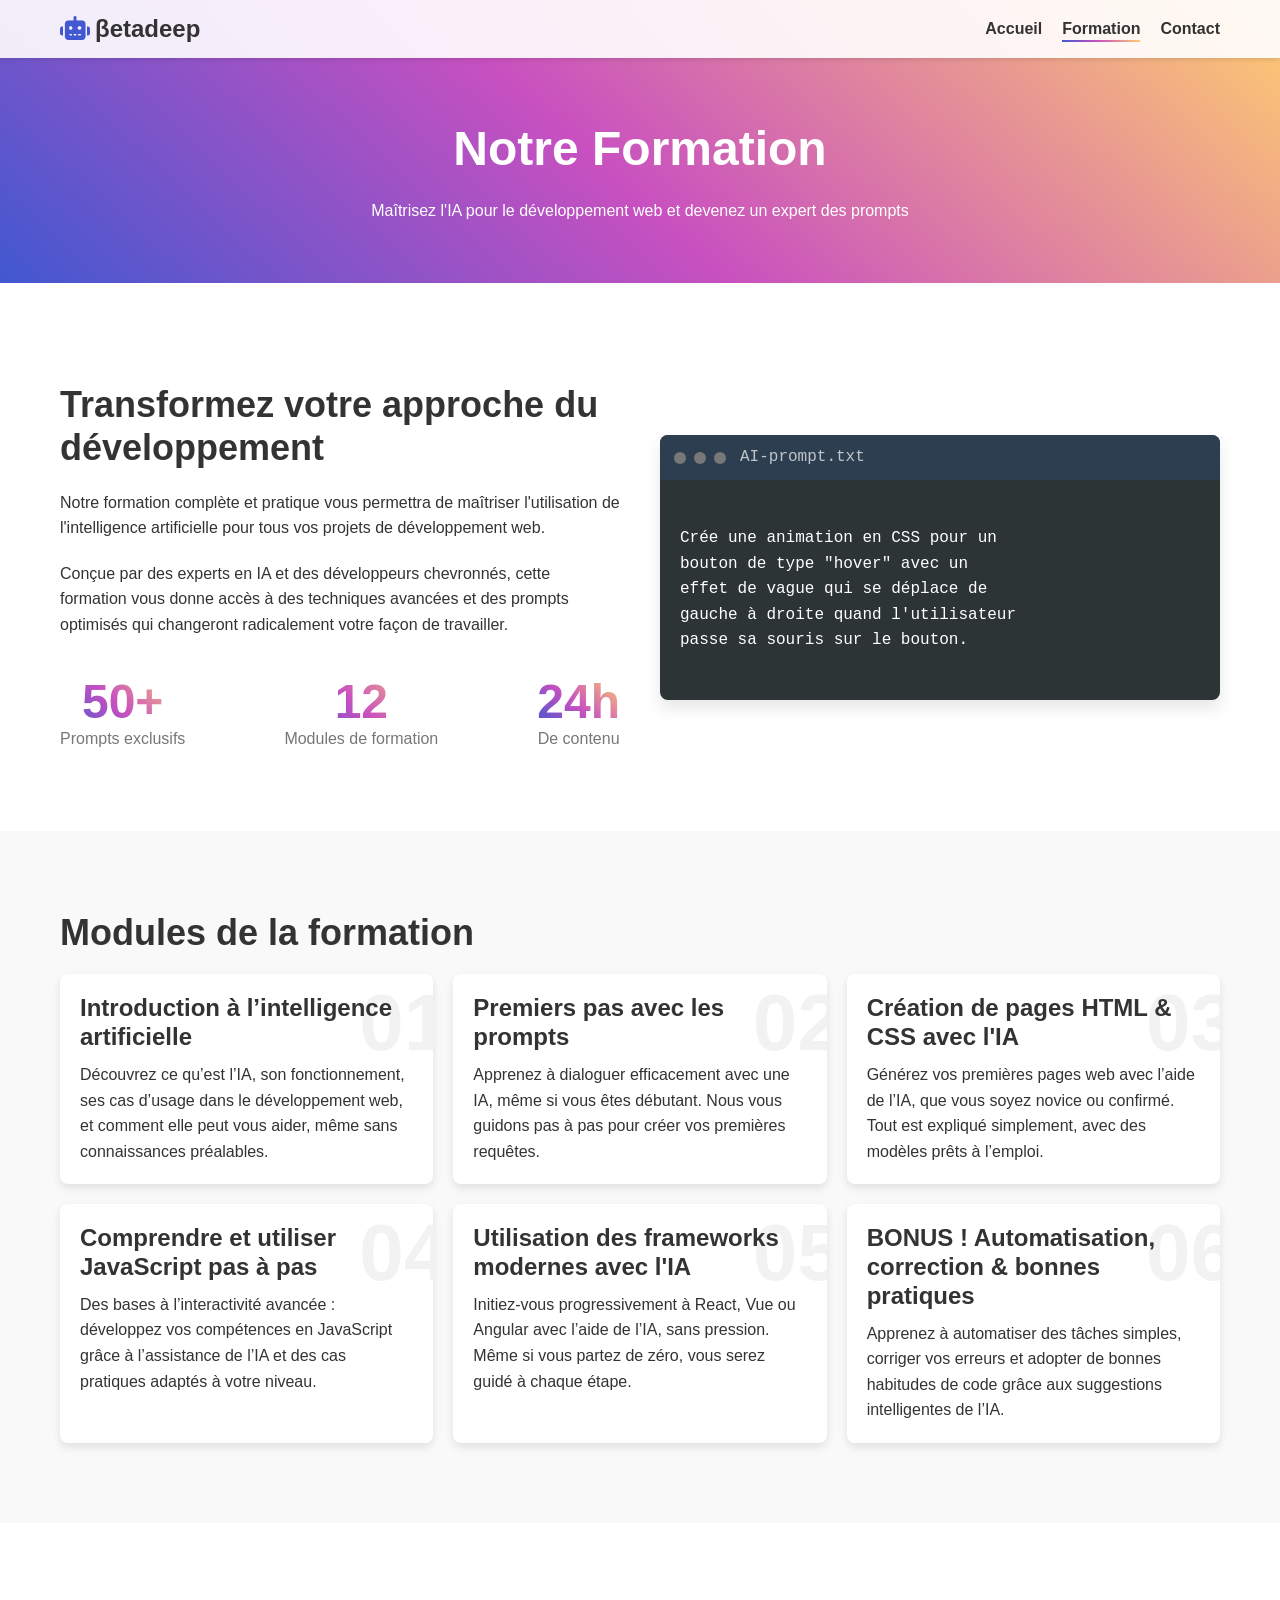
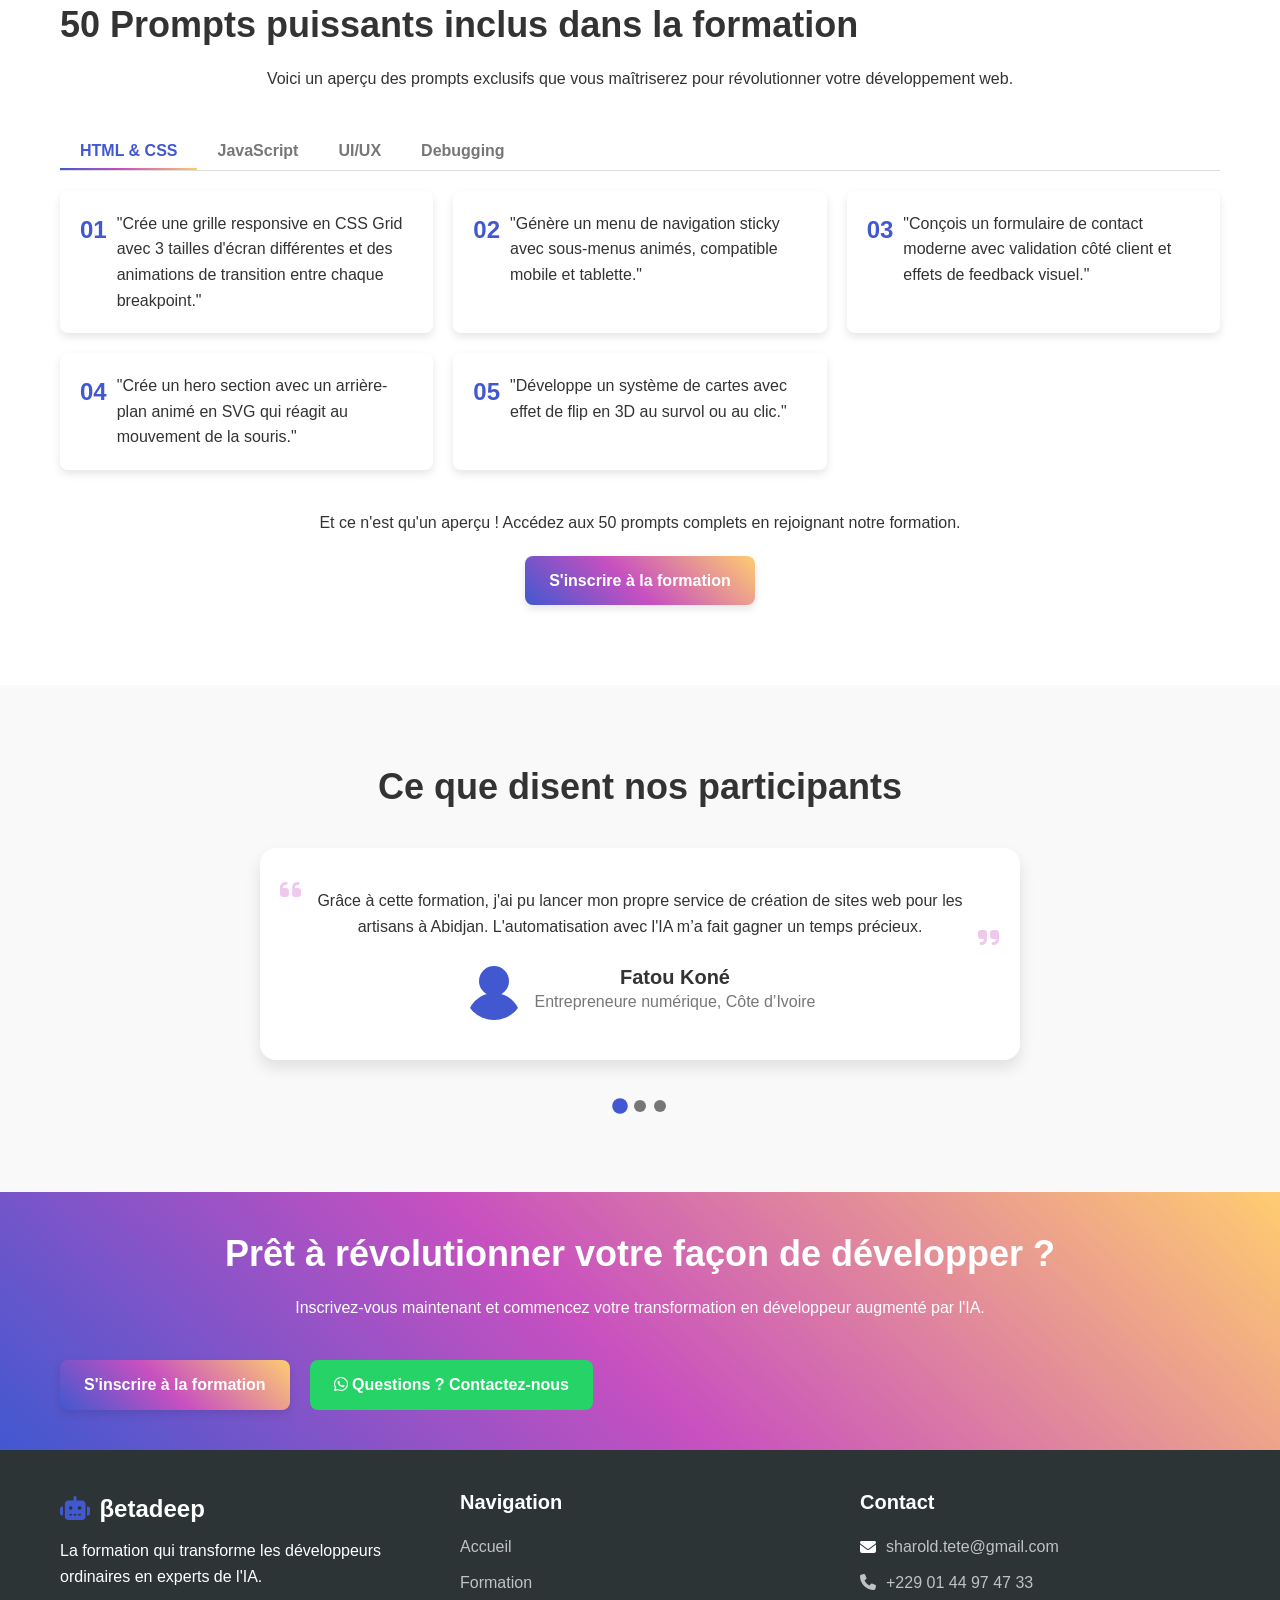
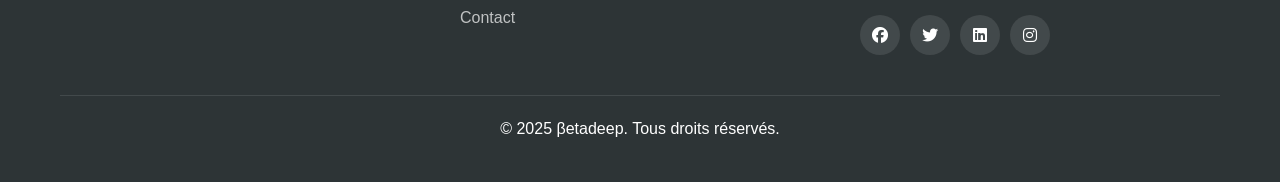
<file: formation.html>
<!DOCTYPE html>
<html lang="fr">
<head>
    <meta charset="UTF-8">
    <meta name="viewport" content="width=device-width, initial-scale=1.0">
    <title>Notre Formation - βetadeep</title>
    <link rel="stylesheet" href="style.css">
    <link rel="stylesheet" href="https://cdnjs.cloudflare.com/ajax/libs/font-awesome/6.4.0/css/all.min.css">
</head>
<body>
    <header>
        <div class="container">
            <div class="logo">
                <span class="ai-icon"><i class="fas fa-robot"></i></span>
                <span>βetadeep</span>
            </div>
            <nav>
                <ul>
                    <li><a href="index.html">Accueil</a></li>
                    <li><a href="formation.html" class="active">Formation</a></li>
                    <li><a href="contact.html">Contact</a></li>
                </ul>
                <div class="menu-toggle">
                    <i class="fas fa-bars"></i>
                </div>
            </nav>
        </div>
    </header>

    <section class="page-header">
        <div class="container">
            <h1>Notre Formation</h1>
            <p>Maîtrisez l'IA pour le développement web et devenez un expert des prompts</p>
        </div>
    </section>

    <section class="formation-overview">
        <div class="container">
            <div class="overview-content">
                <h2>Transformez votre approche du développement</h2>
                <p>Notre formation complète et pratique vous permettra de maîtriser l'utilisation de l'intelligence artificielle pour tous vos projets de développement web.</p>
                <p>Conçue par des experts en IA et des développeurs chevronnés, cette formation vous donne accès à des techniques avancées et des prompts optimisés qui changeront radicalement votre façon de travailler.</p>
                <div class="overview-stats">
                    <div class="stat">
                        <div class="stat-number">50+</div>
                        <div class="stat-text">Prompts exclusifs</div>
                    </div>
                    <div class="stat">
                        <div class="stat-number">12</div>
                        <div class="stat-text">Modules de formation</div>
                    </div>
                    <div class="stat">
                        <div class="stat-number">24h</div>
                        <div class="stat-text">De contenu</div>
                    </div>
                </div>
            </div>
            <div class="overview-image">
                <div class="code-window">
                    <div class="code-header">
                        <span class="dot red"></span>
                        <span class="dot yellow"></span>
                        <span class="dot green"></span>
                        <span class="code-title">AI-prompt.txt</span>
                    </div>
                    <div class="code-content">
                        <pre><code>
Crée une animation en CSS pour un 
bouton de type "hover" avec un 
effet de vague qui se déplace de 
gauche à droite quand l'utilisateur
passe sa souris sur le bouton.
                        </code></pre>
                    </div>
                </div>
            </div>
        </div>
    </section>

    <section class="modules">
        <div class="container">
            <h2>Modules de la formation</h2>
            <div class="modules-grid">
    
                <div class="module-card">
                    <div class="module-number">01</div>
                    <h3>Introduction à l’intelligence artificielle</h3>
                    <p>Découvrez ce qu’est l’IA, son fonctionnement, ses cas d’usage dans le développement web, et comment elle peut vous aider, même sans connaissances préalables.</p>
                </div>
    
                <div class="module-card">
                    <div class="module-number">02</div>
                    <h3>Premiers pas avec les prompts</h3>
                    <p>Apprenez à dialoguer efficacement avec une IA, même si vous êtes débutant. Nous vous guidons pas à pas pour créer vos premières requêtes.</p>
                </div>
    
                <div class="module-card">
                    <div class="module-number">03</div>
                    <h3>Création de pages HTML & CSS avec l'IA</h3>
                    <p>Générez vos premières pages web avec l’aide de l’IA, que vous soyez novice ou confirmé. Tout est expliqué simplement, avec des modèles prêts à l’emploi.</p>
                </div>
    
                <div class="module-card">
                    <div class="module-number">04</div>
                    <h3>Comprendre et utiliser JavaScript pas à pas</h3>
                    <p>Des bases à l’interactivité avancée : développez vos compétences en JavaScript grâce à l’assistance de l’IA et des cas pratiques adaptés à votre niveau.</p>
                </div>
    
                <div class="module-card">
                    <div class="module-number">05</div>
                    <h3>Utilisation des frameworks modernes avec l'IA</h3>
                    <p>Initiez-vous progressivement à React, Vue ou Angular avec l’aide de l’IA, sans pression. Même si vous partez de zéro, vous serez guidé à chaque étape.</p>
                </div>
    
                <div class="module-card">
                    <div class="module-number">06</div>
                    <h3>BONUS ! Automatisation, correction & bonnes pratiques</h3>
                    <p>Apprenez à automatiser des tâches simples, corriger vos erreurs et adopter de bonnes habitudes de code grâce aux suggestions intelligentes de l’IA.</p>
                </div>
    
            </div>

        </div>
    </section>
    

    <section class="prompts-preview">
        <div class="container">
            <h2>50 Prompts puissants inclus dans la formation</h2>
            <p class="section-intro">Voici un aperçu des prompts exclusifs que vous maîtriserez pour révolutionner votre développement web.</p>
            
            <div class="prompts-tabs">
                <div class="tabs-header">
                    <button class="tab-btn active" data-tab="html-css">HTML & CSS</button>
                    <button class="tab-btn" data-tab="javascript">JavaScript</button>
                    <button class="tab-btn" data-tab="ui-ux">UI/UX</button>
                    <button class="tab-btn" data-tab="debug">Debugging</button>
                </div>
                
                <div class="tabs-content">
                    <div class="tab-pane active" id="html-css">
                        <div class="prompts-list">
                            <div class="prompt-item">
                                <span class="prompt-number">01</span>
                                <p>"Crée une grille responsive en CSS Grid avec 3 tailles d'écran différentes et des animations de transition entre chaque breakpoint."</p>
                            </div>
                            <div class="prompt-item">
                                <span class="prompt-number">02</span>
                                <p>"Génère un menu de navigation sticky avec sous-menus animés, compatible mobile et tablette."</p>
                            </div>
                            <div class="prompt-item">
                                <span class="prompt-number">03</span>
                                <p>"Conçois un formulaire de contact moderne avec validation côté client et effets de feedback visuel."</p>
                            </div>
                            <div class="prompt-item">
                                <span class="prompt-number">04</span>
                                <p>"Crée un hero section avec un arrière-plan animé en SVG qui réagit au mouvement de la souris."</p>
                            </div>
                            <div class="prompt-item">
                                <span class="prompt-number">05</span>
                                <p>"Développe un système de cartes avec effet de flip en 3D au survol ou au clic."</p>
                            </div>
                        </div>
                    </div>
                    
                    <div class="tab-pane" id="javascript">
                        <div class="prompts-list">
                            <div class="prompt-item">
                                <span class="prompt-number">01</span>
                                <p>"Crée une fonction JavaScript qui anime un compteur de statistiques lorsque l'élément devient visible dans le viewport."</p>
                            </div>
                            <div class="prompt-item">
                                <span class="prompt-number">02</span>
                                <p>"Développe un système de filtrage et tri pour une galerie de projets avec des transitions fluides."</p>
                            </div>
                            <div class="prompt-item">
                                <span class="prompt-number">03</span>
                                <p>"Crée un carrousel d'avis clients entièrement personnalisable avec navigation par points et gestes tactiles."</p>
                            </div>
                            <div class="prompt-item">
                                <span class="prompt-number">04</span>
                                <p>"Génère une fonction qui crée et anime un graphique de données en SVG basé sur un array d'objets."</p>
                            </div>
                            <div class="prompt-item">
                                <span class="prompt-number">05</span>
                                <p>"Développe un système de lazy loading pour les images avec effet de blur-up pendant le chargement."</p>
                            </div>
                        </div>
                    </div>
                    
                    <div class="tab-pane" id="ui-ux">
                        <!-- Similaire aux autres tabs, avec 5 prompts sur UI/UX -->
                        <div class="prompts-list">
                            <div class="prompt-item">
                                <span class="prompt-number">01</span>
                                <p>"Crée un schéma de couleurs accessible basé sur une couleur primaire, avec des variations pour les états hovered, active et disabled."</p>
                            </div>
                            <div class="prompt-item">
                                <span class="prompt-number">02</span>
                                <p>"Développe un système de tooltips informatifs qui s'adaptent à leur position sur l'écran."</p>
                            </div>
                            <div class="prompt-item">
                                <span class="prompt-number">03</span>
                                <p>"Conçois une interface de timeline interactive pour présenter l'historique d'une entreprise."</p>
                            </div>
                            <div class="prompt-item">
                                <span class="prompt-number">04</span>
                                <p>"Génère un design system complet pour un site e-commerce avec composants modulaires."</p>
                            </div>
                            <div class="prompt-item">
                                <span class="prompt-number">05</span>
                                <p>"Crée une interface de pricing avec toggles, tooltips et mise en évidence de l'option recommandée."</p>
                            </div>
                        </div>
                    </div>
                    
                    <div class="tab-pane" id="debug">
                        <!-- Similaire aux autres tabs, avec 5 prompts sur le debugging -->
                        <div class="prompts-list">
                            <div class="prompt-item">
                                <span class="prompt-number">01</span>
                                <p>"Analyse ce code JavaScript et identifie les potentiels bugs, fuites mémoire et optimisations possibles."</p>
                            </div>
                            <div class="prompt-item">
                                <span class="prompt-number">02</span>
                                <p>"Examine cette fonction asynchrone et suggère des améliorations pour la gestion des erreurs et des promesses."</p>
                            </div>
                            <div class="prompt-item">
                                <span class="prompt-number">03</span>
                                <p>"Vérifie ce CSS pour les problèmes de spécificité, la compatibilité navigateur et les optimisations possibles."</p>
                            </div>
                            <div class="prompt-item">
                                <span class="prompt-number">04</span>
                                <p>"Analyse cette page HTML pour l'accessibilité et génère les corrections nécessaires pour atteindre WCAG AA."</p>
                            </div>
                            <div class="prompt-item">
                                <span class="prompt-number">05</span>
                                <p>"Optimise cette fonction de rendu React pour éliminer les re-rendus inutiles et améliorer les performances."</p>
                            </div>
                        </div>
                    </div>
                </div>
            </div>
            
            <div class="prompts-cta">
                <p>Et ce n'est qu'un aperçu ! Accédez aux 50 prompts complets en rejoignant notre formation.</p>
                <a href="contact.html" class="btn primary-btn">S'inscrire à la formation</a>
            </div>
        </div>
    </section>

    <section class="testimonials">
        <div class="container">
            <h2>Ce que disent nos participants</h2>
            <div class="testimonials-slider">
    
                <div class="testimonial-card active">
                    <div class="testimonial-content">
                        <div class="testimonial-quote">
                            <i class="fas fa-quote-left"></i>
                            <p>Grâce à cette formation, j'ai pu lancer mon propre service de création de sites web pour les artisans à Abidjan. L'automatisation avec l'IA m’a fait gagner un temps précieux.</p>
                            <i class="fas fa-quote-right"></i>
                        </div>
                        <div class="testimonial-author">
                            <div class="author-avatar">
                                <svg viewBox="0 0 100 100" xmlns="http://www.w3.org/2000/svg">
                                    <circle cx="50" cy="35" r="25" fill="#4158D0" />
                                    <circle cx="50" cy="100" r="45" fill="#4158D0" />
                                </svg>
                            </div>
                            <div class="author-info">
                                <h4>Fatou Koné</h4>
                                <p>Entrepreneure numérique, Côte d’Ivoire</p>
                            </div>
                        </div>
                    </div>
                </div>
    
                <div class="testimonial-card">
                    <div class="testimonial-content">
                        <div class="testimonial-quote">
                            <i class="fas fa-quote-left"></i>
                            <p>Je suis enseignant au Bénin, et cette formation m’a permis d’introduire l’IA dans mes cours. Les élèves sont plus engagés et moi plus efficace dans la préparation.</p>
                            <i class="fas fa-quote-right"></i>
                        </div>
                        <div class="testimonial-author">
                            <div class="author-avatar">
                                <svg viewBox="0 0 100 100" xmlns="http://www.w3.org/2000/svg">
                                    <circle cx="50" cy="35" r="25" fill="#C850C0" />
                                    <circle cx="50" cy="100" r="45" fill="#C850C0" />
                                </svg>
                            </div>
                            <div class="author-info">
                                <h4>Yann Gaba</h4>
                                <p>Enseignant en technologie, Bénin</p>
                            </div>
                        </div>
                    </div>
                </div>
    
                <div class="testimonial-card">
                    <div class="testimonial-content">
                        <div class="testimonial-quote">
                            <i class="fas fa-quote-left"></i>
                            <p>Avant, je galérais pour trouver des clients. Maintenant, avec l’IA, je crée des visuels et des messages marketing qui parlent vraiment aux gens. J’ai doublé mes ventes !</p>
                            <i class="fas fa-quote-right"></i>
                        </div>
                        <div class="testimonial-author">
                            <div class="author-avatar">
                                <svg viewBox="0 0 100 100" xmlns="http://www.w3.org/2000/svg">
                                    <circle cx="50" cy="35" r="25" fill="#FFCC70" />
                                    <circle cx="50" cy="100" r="45" fill="#FFCC70" />
                                </svg>
                            </div>
                            <div class="author-info">
                                <h4>Chamsidine Traoré</h4>
                                <p>Infopreneur, Mali</p>
                            </div>
                        </div>
                    </div>
                </div>
    
            </div>
            <div class="testimonial-dots">
                <span class="dot active"></span>
                <span class="dot"></span>
                <span class="dot"></span>
            </div>
        </div>
    </section>
    

    <section class="cta-banner">
        <div class="container">
            <h2>Prêt à révolutionner votre façon de développer ?</h2>
            <p>Inscrivez-vous maintenant et commencez votre transformation en développeur augmenté par l'IA.</p>
            <div class="cta-buttons">
                <a href="contact.html" class="btn primary-btn">S'inscrire à la formation</a>
                <a href="https://wa.me/2290144974733" class="btn whatsapp-btn" target="_blank">
                    <i class="fab fa-whatsapp"></i> Questions ? Contactez-nous
                </a>
            </div>
            
        </div>
    </section>

    <footer>
        <div class="container">
            <div class="footer-content">
                <div class="footer-logo">
                    <span class="ai-icon"><i class="fas fa-robot"></i></span>
                    <span>βetadeep</span>
                    <p>La formation qui transforme les développeurs ordinaires en experts de l'IA.</p>
                </div>
                <div class="footer-links">
                    <h4>Navigation</h4>
                    <ul>
                        <li><a href="index.html">Accueil</a></li>
                        <li><a href="formation.html">Formation</a></li>
                        <li><a href="contact.html">Contact</a></li>
                    </ul>
                </div>
                <div class="footer-contact">
                    <h4>Contact</h4>
                    <p><i class="fas fa-envelope"></i> 
                        <a href="mailto:sharold.tete@gmail.com">sharold.tete@gmail.com</a>
                    </p>
                    <a href="tel:+2290144974733">
                        <p><i class="fas fa-phone"></i> +229 01 44 97 47 33</p>
                    </a>
                    <div class="social-icons">
                        <a href="#"><i class="fab fa-facebook"></i></a>
                        <a href="#"><i class="fab fa-twitter"></i></a>
                        <a href="#"><i class="fab fa-linkedin"></i></a>
                        <a href="#"><i class="fab fa-instagram"></i></a>
                    </div>
                </div>
            </div>
            <div class="footer-bottom">
                <p>&copy; 2025 βetadeep. Tous droits réservés.</p>
            </div>
        </div>
    </footer>

    <script src="script.js"></script>
</body>
</html>
</file>
<file: style.css>
/* Variables globales */
:root {
    /* Couleurs */
    --primary-color: #4158D0;
    --primary-light: #C850C0;
    --primary-gradient: linear-gradient(43deg, #4158D0 0%, #C850C0 46%, #FFCC70 100%);
    --secondary-color: #27ae60;
    --text-color: #333333;
    --text-light: #777777;
    --bg-color: #ffffff;
    --bg-light: #f9f9f9;
    --bg-dark: #2d3436;
    
    /* Espacement */
    --spacing-xs: 0.5rem;
    --spacing-sm: 1rem;
    --spacing-md: 2rem;
    --spacing-lg: 4rem;
    --spacing-xl: 8rem;
    
    /* Bordures */
    --border-radius-sm: 4px;
    --border-radius-md: 8px;
    --border-radius-lg: 16px;
    
    /* Ombres */
    --shadow-sm: 0 2px 4px rgba(0, 0, 0, 0.1);
    --shadow-md: 0 4px 8px rgba(0, 0, 0, 0.1);
    --shadow-lg: 0 8px 16px rgba(0, 0, 0, 0.1);
    
    /* Transitions */
    --transition-fast: 0.3s ease;
    --transition-normal: 0.5s ease;
    --transition-slow: 0.8s ease;
}

/* Reset et styles de base */
* {
    margin: 0;
    padding: 0;
    box-sizing: border-box;
}

html {
    font-size: 62.5%; /* 1rem = 10px */
    scroll-behavior: smooth;
}

body {
    font-family: 'Segoe UI', Tahoma, Geneva, Verdana, sans-serif;
    font-size: 1.6rem;
    line-height: 1.6;
    color: var(--text-color);
    background-color: var(--bg-color);
    overflow-x: hidden;
}

/* Container */
.container {
    width: 100%;
    max-width: 1200px;
    margin: 0 auto;
    padding: 0 var(--spacing-md);
}

/* Typographie */
h1, h2, h3, h4, h5, h6 {
    font-weight: 700;
    line-height: 1.2;
    margin-bottom: var(--spacing-sm);
    color: var(--text-color);
}

h1 {
    font-size: 4.8rem;
    margin-bottom: var(--spacing-md);
}

h2 {
    font-size: 3.6rem;
    margin-bottom: var(--spacing-md);
}

h3 {
    font-size: 2.4rem;
}

h4 {
    font-size: 2rem;
}

p {
    margin-bottom: var(--spacing-md);
}

a {
    color: var(--primary-color);
    text-decoration: none;
    transition: color var(--transition-fast);
}

a:hover {
    color: var(--primary-light);
}

/* Boutons */
.btn {
    display: inline-block;
    padding: 1.2rem 2.4rem;
    border-radius: var(--border-radius-md);
    font-weight: 600;
    text-align: center;
    cursor: pointer;
    transition: all var(--transition-fast);
    text-decoration: none;
    border: none;
    font-size: 1.6rem;
}

.primary-btn {
    background: var(--primary-gradient);
    color: white;
    box-shadow: var(--shadow-md);
}

.primary-btn:hover {
    box-shadow: var(--shadow-lg);
    transform: translateY(-3px);
    color: white;
}

.secondary-btn {
    background-color: transparent;
    border: 2px solid var(--primary-color);
    color: var(--primary-color);
}

.secondary-btn:hover {
    background-color: var(--primary-color);
    color: white;
}

.whatsapp-btn {
    background-color: #25D366;
    color: white;
}

.whatsapp-btn:hover {
    background-color: #128C7E;
    color: white;
}

.cta-buttons {
    display: flex;
    gap: var(--spacing-md);
    flex-wrap: wrap;
    margin-top: var(--spacing-md);
}

/* Header */
header {
    position: fixed;
    top: 0;
    left: 0;
    width: 100%;
    z-index: 1000;
    background-color: rgba(255, 255, 255, 0.9);
    backdrop-filter: blur(10px);
    box-shadow: var(--shadow-sm);
    transition: all var(--transition-normal);
}

header .container {
    display: flex;
    justify-content: space-between;
    align-items: center;
    padding: var(--spacing-sm) var(--spacing-md);
}

.logo {
    display: flex;
    align-items: center;
    font-size: 2.4rem;
    font-weight: 700;
    color: var(--text-color);
}

.ai-icon {
    margin-right: var(--spacing-xs);
    color: var(--primary-color);
}

nav ul {
    display: flex;
    list-style: none;
}

nav ul li {
    margin-left: var(--spacing-md);
}

nav ul li a {
    color: var(--text-color);
    font-weight: 600;
    position: relative;
    padding: var(--spacing-xs) 0;
}

nav ul li a:after {
    content: '';
    position: absolute;
    bottom: 0;
    left: 0;
    width: 0;
    height: 2px;
    background: var(--primary-gradient);
    transition: width var(--transition-fast);
}

nav ul li a:hover:after,
nav ul li a.active:after {
    width: 100%;
}

.menu-toggle {
    display: none;
    font-size: 2.4rem;
    cursor: pointer;
}

/* Hero Section */
.hero {
    position: relative;
    padding: calc(var(--spacing-xl) * 1.5) 0 var(--spacing-xl);
    overflow: hidden;
    background-color: var(--bg-light);
}

.hero-content {
    max-width: 600px;
    position: relative;
    z-index: 1;
}

.hero h1 {
    margin-bottom: var(--spacing-sm);
}

.subtitle {
    font-size: 2rem;
    color: var(--text-light);
    margin-bottom: var(--spacing-md);
}

.hero-animation {
    position: absolute;
    bottom: 0;
    left: 0;
    width: 100%;
    height: 300px;
    z-index: 0;
}

.wave {
    animation: wave 10s linear infinite;
}

@keyframes wave {
    0% {
        transform: translateX(0);
    }
    50% {
        transform: translateX(-5%);
    }
    100% {
        transform: translateX(0);
    }
}

/* Sections générales */
section {
    padding: var(--spacing-xl) 0;
}

section:nth-child(even) {
    background-color: var(--bg-light);
}

.section-intro {
    text-align: center;
    max-width: 800px;
    margin: 0 auto var(--spacing-lg);
}

/* Benefits Section */
.benefits-grid {
    display: grid;
    grid-template-columns: repeat(auto-fit, minmax(300px, 1fr));
    gap: var(--spacing-md);
}

.benefit-card {
    background-color: white;
    padding: var(--spacing-md);
    border-radius: var(--border-radius-md);
    box-shadow: var(--shadow-md);
    transition: transform var(--transition-fast);
    text-align: center;
}

.benefit-card:hover {
    transform: translateY(-5px);
    box-shadow: var(--shadow-lg);
}

.benefit-card i {
    font-size: 4.8rem;
    margin-bottom: var(--spacing-sm);
    background: var(--primary-gradient);
    -webkit-background-clip: text;
    -webkit-text-fill-color: transparent;
}

/* Quote Section */
.quote {
    background: var(--primary-gradient);
    color: white;
    text-align: center;
    padding: var(--spacing-lg) 0;
}

.quote blockquote {
    font-size: 3.2rem;
    font-weight: 700;
    line-height: 1.4;
    max-width: 800px;
    margin: 0 auto;
}

/* Why Join Section */
.why-join .container {
    display: grid;
    grid-template-columns: 1fr 1fr;
    gap: var(--spacing-lg);
    align-items: center;
}

.why-join-content h2 {
    margin-bottom: var(--spacing-md);
}

.why-join-content ul {
    list-style: none;
    margin-bottom: var(--spacing-md);
}

.why-join-content ul li {
    margin-bottom: var(--spacing-sm);
    display: flex;
    align-items: center;
}

.why-join-content ul li i {
    margin-right: var(--spacing-sm);
    color: var(--secondary-color);
}

.code-block {
    background-color: var(--bg-dark);
    border-radius: var(--border-radius-md);
    padding: var(--spacing-md);
    color: white;
    font-family: monospace;
    box-shadow: var(--shadow-lg);
    position: relative;
    overflow: hidden;
}

.code-block:before {
    content: '';
    position: absolute;
    top: -50%;
    left: -50%;
    width: 200%;
    height: 200%;
    background: linear-gradient(
        to bottom right,
        rgba(255, 255, 255, 0.1) 0%,
        rgba(255, 255, 255, 0.05) 25%,
        transparent 50%
    );
    transform: rotate(30deg);
    pointer-events: none;
}

.code-block pre {
    overflow-x: auto;
}

.code-block code {
    display: block;
    line-height: 1.6;
    white-space: pre-wrap;
}

/* CTA Banner */
.cta-banner {
    background: var(--primary-gradient);
    color: white;
    text-align: center;
    padding: var(--spacing-lg) 0;
}

.cta-banner h2,
.cta-banner p {
    color: white;
}

.cta-banner .btn {
    margin-top: var(--spacing-md);
}

.pulse-btn {
    animation: pulse 2s infinite;
}

@keyframes pulse {
    0% {
        box-shadow: 0 0 0 0 rgba(255, 255, 255, 0.7);
    }
    70% {
        box-shadow: 0 0 0 15px rgba(255, 255, 255, 0);
    }
    100% {
        box-shadow: 0 0 0 0 rgba(255, 255, 255, 0);
    }
}

/* Footer */
footer {
    background-color: var(--bg-dark);
    color: white;
    padding: var(--spacing-lg) 0 var(--spacing-md);
}

.footer-content {
    display: grid;
    grid-template-columns: repeat(auto-fit, minmax(250px, 1fr));
    gap: var(--spacing-lg);
    margin-bottom: var(--spacing-lg);
}

.footer-logo span {
    font-size: 2.4rem;
    font-weight: 700;
    margin-bottom: var(--spacing-sm);
    display: inline-block;
}

.footer-links h4,
.footer-contact h4 {
    color: white;
    margin-bottom: var(--spacing-md);
}

.footer-links ul {
    list-style: none;
}

.footer-links ul li {
    margin-bottom: var(--spacing-sm);
}

.footer-links ul li a,
.footer-contact a {
    color: rgba(255, 255, 255, 0.7);
    transition: color var(--transition-fast);
}

.footer-links ul li a:hover,
.footer-contact a:hover {
    color: white;
}

.footer-contact p {
    margin-bottom: var(--spacing-sm);
    display: flex;
    align-items: center;
}

.footer-contact p i {
    margin-right: var(--spacing-sm);
}

.social-icons {
    display: flex;
    gap: var(--spacing-sm);
    margin-top: var(--spacing-md);
}

.social-icons a {
    display: flex;
    align-items: center;
    justify-content: center;
    width: 40px;
    height: 40px;
    border-radius: 50%;
    background-color: rgba(255, 255, 255, 0.1);
    color: white;
    transition: all var(--transition-fast);
}

.social-icons a:hover {
    background-color: var(--primary-color);
    transform: translateY(-3px);
}

.footer-bottom {
    text-align: center;
    padding-top: var(--spacing-md);
    border-top: 1px solid rgba(255, 255, 255, 0.1);
}

/* Page Header */
.page-header {
    background: var(--primary-gradient);
    color: white;
    text-align: center;
    padding: calc(var(--spacing-xl) * 1.5) 0 var(--spacing-lg);
    margin-bottom: var(--spacing-md);
}

.page-header h1,
.page-header p {
    color: white;
}

/* Formation Page Styles */
.formation-overview .container {
    display: grid;
    grid-template-columns: 1fr 1fr;
    gap: var(--spacing-lg);
    align-items: center;
}

.overview-stats {
    display: flex;
    justify-content: space-between;
    margin-top: var(--spacing-lg);
}

.stat {
    text-align: center;
}

.stat-number {
    font-size: 4.8rem;
    font-weight: 700;
    background: var(--primary-gradient);
    -webkit-background-clip: text;
    -webkit-text-fill-color: transparent;
    line-height: 1;
}

.stat-text {
    font-size: 1.6rem;
    color: var(--text-light);
}

.code-window {
    background-color: var(--bg-dark);
    border-radius: var(--border-radius-md);
    overflow: hidden;
    box-shadow: var(--shadow-lg);
}

.code-header {
    background-color: #2c3e50;
    padding: var(--spacing-sm);
    display: flex;
    align-items: center;
}

.dot {
    width: 12px;
    height: 12px;
    border-radius: 50%;
    margin-right: 6px;
}

.red { background-color: #e74c3c; }
.yellow { background-color: #f1c40f; }
.green { background-color: #2ecc71; }

.code-title {
    margin-left: var(--spacing-sm);
    color: rgba(255, 255, 255, 0.7);
    font-family: monospace;
}

.code-content {
    padding: var(--spacing-md);
}

.code-content pre {
    margin: 0;
}

.code-content code {
    color: white;
    font-family: monospace;
    line-height: 1.6;
}

/* Modules Section */
.modules-grid {
    display: grid;
    grid-template-columns: repeat(auto-fit, minmax(300px, 1fr));
    gap: var(--spacing-md);
}

.module-card {
    background-color: white;
    border-radius: var(--border-radius-md);
    padding: var(--spacing-md);
    box-shadow: var(--shadow-md);
    position: relative;
    transition: transform var(--transition-fast);
    overflow: hidden;
}

.module-card:hover {
    transform: translateY(-5px);
    box-shadow: var(--shadow-lg);
}

.module-number {
    position: absolute;
    top: -15px;
    right: -15px;
    font-size: 8rem;
    font-weight: 900;
    color: rgba(0, 0, 0, 0.05);
    z-index: 0;
}

.module-card h3 {
    position: relative;
    z-index: 1;
}

.module-card p {
    position: relative;
    z-index: 1;
    margin-bottom: 0;
}

.see-more {
    text-align: center;
    margin-top: var(--spacing-md);
}

/* Prompts Tabs */
.prompts-tabs {
    margin-top: var(--spacing-lg);
}

.tabs-header {
    display: flex;
    border-bottom: 1px solid #ddd;
    margin-bottom: var(--spacing-md);
    overflow-x: auto;
    scrollbar-width: none;
}

.tabs-header::-webkit-scrollbar {
    display: none;
}

.tab-btn {
    padding: var(--spacing-sm) var(--spacing-md);
    background: none;
    border: none;
    font-size: 1.6rem;
    font-weight: 600;
    color: var(--text-light);
    cursor: pointer;
    position: relative;
    white-space: nowrap;
}

.tab-btn:after {
    content: '';
    position: absolute;
    bottom: -1px;
    left: 0;
    width: 0;
    height: 3px;
    background: var(--primary-gradient);
    transition: width var(--transition-fast);
}

.tab-btn.active {
    color: var(--primary-color);
}

.tab-btn.active:after {
    width: 100%;
}

.tab-pane {
    display: none;
}

.tab-pane.active {
    display: block;
}

.prompts-list {
    display: grid;
    grid-template-columns: repeat(auto-fit, minmax(300px, 1fr));
    gap: var(--spacing-md);
}

.prompt-item {
    background-color: white;
    border-radius: var(--border-radius-md);
    padding: var(--spacing-md);
    box-shadow: var(--shadow-md);
    transition: transform var(--transition-fast);
    display: flex;
    align-items: flex-start;
}

.prompt-item:hover {
    transform: translateY(-3px);
    box-shadow: var(--shadow-lg);
}

.prompt-number {
    font-size: 2.4rem;
    font-weight: 700;
    margin-right: var(--spacing-sm);
    color: var(--primary-color);
}

.prompt-item p {
    margin-bottom: 0;
}

.prompts-cta {
    text-align: center;
    margin-top: var(--spacing-lg);
}

/* Testimonials */
.testimonials {
    text-align: center;
}

.testimonials-slider {
    position: relative;
    max-width: 800px;
    margin: 0 auto;
    overflow: hidden;
}

.testimonial-card {
    position: absolute;
    top: 0;
    left: 0;
    width: 100%;
    opacity: 0;
    visibility: hidden;
    transition: all var(--transition-normal);
    padding: var(--spacing-md);
}

.testimonial-card.active {
    opacity: 1;
    visibility: visible;
    position: relative;
}

.testimonial-content {
    background-color: white;
    border-radius: var(--border-radius-lg);
    padding: var(--spacing-lg);
    box-shadow: var(--shadow-lg);
}

.testimonial-quote {
    position: relative;
    margin-bottom: var(--spacing-md);
}

.testimonial-quote i {
    color: var(--primary-light);
    opacity: 0.3;
    font-size: 2.4rem;
}

.testimonial-quote i.fa-quote-left {
    position: absolute;
    left: -20px;
    top: -10px;
}

.testimonial-quote i.fa-quote-right {
    position: absolute;
    right: -20px;
    bottom: -10px;
}

.testimonial-author {
    display: flex;
    align-items: center;
    justify-content: center;
    margin-top: var(--spacing-md);
}

.author-avatar {
    width: 60px;
    height: 60px;
    margin-right: var(--spacing-sm);
    border-radius: 50%;
    overflow: hidden;
}

.author-avatar svg {
    width: 100%;
    height: 100%;
}

.author-info h4 {
    margin-bottom: 0;
}

.author-info p {
    margin-bottom: 0;
    color: var(--text-light);
}

.testimonial-dots {
    display: flex;
    justify-content: center;
    margin-top: var(--spacing-md);
}

.dot {
    width: 12px;
    height: 12px;
    border-radius: 50%;
    background-color: var(--text-light);
    margin: 0 4px;
    cursor: pointer;
    transition: all var(--transition-fast);
}

.dot.active {
    background-color: var(--primary-color);
    transform: scale(1.3);
}

/* Contact Page Styles */
.contact-grid {
    display: grid;
    grid-template-columns: 3fr 2fr;
    gap: var(--spacing-lg);
}

.contact-form-container {
    background-color: white;
    border-radius: var(--border-radius-md);
    padding: var(--spacing-lg);
    box-shadow: var(--shadow-md);
}

.contact-form {
    margin-top: var(--spacing-md);
}

.form-group {
    margin-bottom: var(--spacing-md);
}

.form-group label {
    display: block;
    margin-bottom: var(--spacing-xs);
    font-weight: 600;
}

.form-group input,
.form-group select,
.form-group textarea {
    width: 100%;
    padding: 1.2rem;
    border: 1px solid #ddd;
    border-radius: var(--border-radius-sm);
    font-size: 1.6rem;
    transition: border-color var(--transition-fast);
}

.form-group input:focus,
.form-group select:focus,
.form-group textarea:focus {
    border-color: var(--primary-color);
    outline: none;
}

.form-success {
    text-align: center;
    padding: var(--spacing-lg);
}

.form-success i {
    font-size: 5rem;
    color: var(--secondary-color);
    margin-bottom: var(--spacing-md);
}

.hidden {
    display: none;
}

.contact-info {
    display: grid;
    grid-template-columns: 1fr;
    gap: var(--spacing-md);
}

.contact-card {
    background-color: white;
    border-radius: var(--border-radius-md);
    padding: var(--spacing-md);
    box-shadow: var(--shadow-md);
    text-align: center;
}

.contact-icon {
    width: 60px;
    height: 60px;
    background: var(--primary-gradient);
    border-radius: 50%;
    display: flex;
    align-items: center;
    justify-content: center;
    margin: 0 auto var(--spacing-sm);
}

.contact-icon i {
    font-size: 2.4rem;
    color: white;
}

.contact-card h3 {
    margin-bottom: var(--spacing-xs);
}

.contact-card p {
    color: var(--text-light);
    margin-bottom: var(--spacing-sm);
}

.contact-card a {
    font-weight: 600;
    display: inline-block;
}

.whatsapp-contact {
    background-color: #25D366;
    color: white;
}

.whatsapp-contact h3,
.whatsapp-contact p {
    color: white;
}

.whatsapp-button {
    display: inline-block;
    background-color: white;
    color: #25D366;
    padding: var(--spacing-sm) var(--spacing-md);
    border-radius: var(--border-radius-md);
    font-weight: 600;
    transition: all var(--transition-fast);
}

.whatsapp-button:hover {
    background-color: rgba(255, 255, 255, 0.9);
    transform: translateY(-3px);
    box-shadow: var(--shadow-md);
    color: #25D366;
}

.newsletter-signup {
    background: var(--primary-gradient);
    border-radius: var(--border-radius-md);
    padding: var(--spacing-md);
    color: white;
    text-align: center;
}

.newsletter-signup h3,
.newsletter-signup p {
    color: white;
}

.newsletter-form {
    display: flex;
    margin-top: var(--spacing-md);
}

.newsletter-form input {
    flex: 1;
    padding: 1.2rem;
    border: none;
    border-radius: var(--border-radius-sm) 0 0 var(--border-radius-sm);
    font-size: 1.6rem;
}

.newsletter-form button {
    background-color: white;
    color: var(--primary-color);
    border-radius: 0 var(--border-radius-sm) var(--border-radius-sm) 0;
    border: none;
    padding: 0 1.5rem;
    cursor: pointer;
    transition: all var(--transition-fast);
}

.newsletter-form button:hover {
    background-color: var(--bg-dark);
    color: white;
}

/* FAQ Section */
.faq {
    max-width: 800px;
    margin: 0 auto;
}

.faq-item {
    margin-bottom: var(--spacing-md);
    border-bottom: 1px solid #ddd;
}

.faq-question {
    display: flex;
    justify-content: space-between;
    align-items: center;
    padding: var(--spacing-md) 0;
    cursor: pointer;
}

.faq-question h3 {
    margin-bottom: 0;
    font-size: 2rem;
}

.faq-toggle {
    color: var(--primary-color);
    transition: transform var(--transition-fast);
}

.faq-item.active .faq-toggle {
    transform: rotate(45deg);
}

.faq-answer {
    max-height: 0;
    overflow: hidden;
    transition: max-height var(--transition-normal);
}

.faq-item.active .faq-answer {
    max-height: 500px;
    padding-bottom: var(--spacing-md);
}

/* Media Queries */
@media (max-width: 992px) {
    html {
        font-size: 55%;
    }
    
    .hero, .formation-overview, .why-join {
        text-align: center;
    }
    
    .hero .container, .formation-overview .container, .why-join .container {
        grid-template-columns: 1fr;
    }
    
    .overview-stats, .why-join-content ul {
        justify-content: center;
    }
    
    .code-block, .code-window {
        max-width: 500px;
        margin: var(--spacing-md) auto 0;
    }
    
    .contact-grid {
        grid-template-columns: 1fr;
    }
}

@media (max-width: 768px) {
    nav ul {
        display: none;
        position: absolute;
        top: 100%;
        left: 0;
        width: 100%;
        background-color: var(--bg-color);
        box-shadow: var(--shadow-md);
        padding: var(--spacing-md) 0;
    }
    
    nav.active ul {
        display: block;
    }
    
    nav ul li {
        margin: 0;
    }
    
    nav ul li a {
        display: block;
        padding: var(--spacing-sm) var(--spacing-md);
    }
    
    .menu-toggle {
        display: block;
    }
    
    .cta-buttons {
        flex-direction: column;
        align-items: center;
    }
    
    .btn {
        width: 100%;
        max-width: 300px;
        margin-bottom: var(--spacing-sm);
    }
    
    .modules-grid, .prompts-list {
        grid-template-columns: 1fr;
    }
    
    .tabs-header {
        justify-content: flex-start;
    }
}

@media (max-width: 576px) {
    html {
        font-size: 50%;
    }
    
    .logo span:not(.ai-icon) {
        display: none;
    }
    
    .testimonial-content {
        padding: var(--spacing-md);
    }
    
    .author-avatar {
        width: 40px;
        height: 40px;
    }
    
    .newsletter-form {
        flex-direction: column;
    }
    
    .newsletter-form input, .newsletter-form button {
        width: 100%;
        border-radius: var(--border-radius-sm);
        margin-bottom: var(--spacing-sm);
    }
}
</file>
